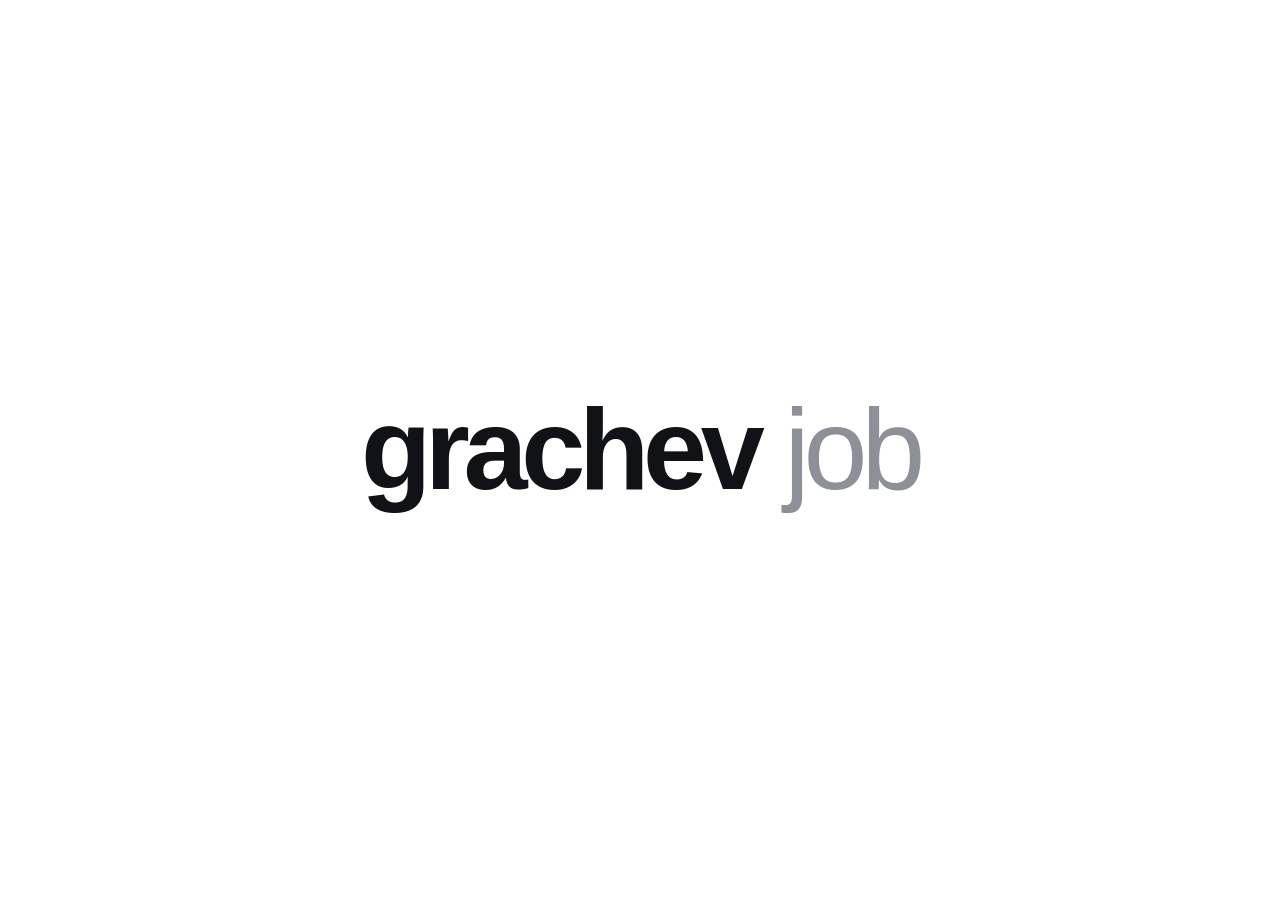
<file: index.html>
<!doctype html>
<html lang="ru">
<head>
  <meta charset="utf-8">
  <meta name="viewport" content="width=device-width, initial-scale=1">
  <title>Grachev Job</title>
  <style>
    * { box-sizing: border-box; }
    html, body { margin: 0; width: 100%; min-height: 100%; }
    body {
      min-height: 100vh;
      display: flex;
      align-items: center;
      justify-content: center;
      background: #fff;
      color: #111216;
      font-family: Roboto, Arial, sans-serif;
    }
    .logo {
      font-size: clamp(48px, 9vw, 140px);
      line-height: .9;
      font-weight: 700;
      letter-spacing: -0.055em;
      text-decoration: none;
      color: inherit;
    }
    .logo span { color: #8d9096; font-weight: 400; }
  </style>
</head>
<body>
  <div class="logo" aria-label="Grachev Job">grachev <span>job</span></div>
</body>
</html>
</file>
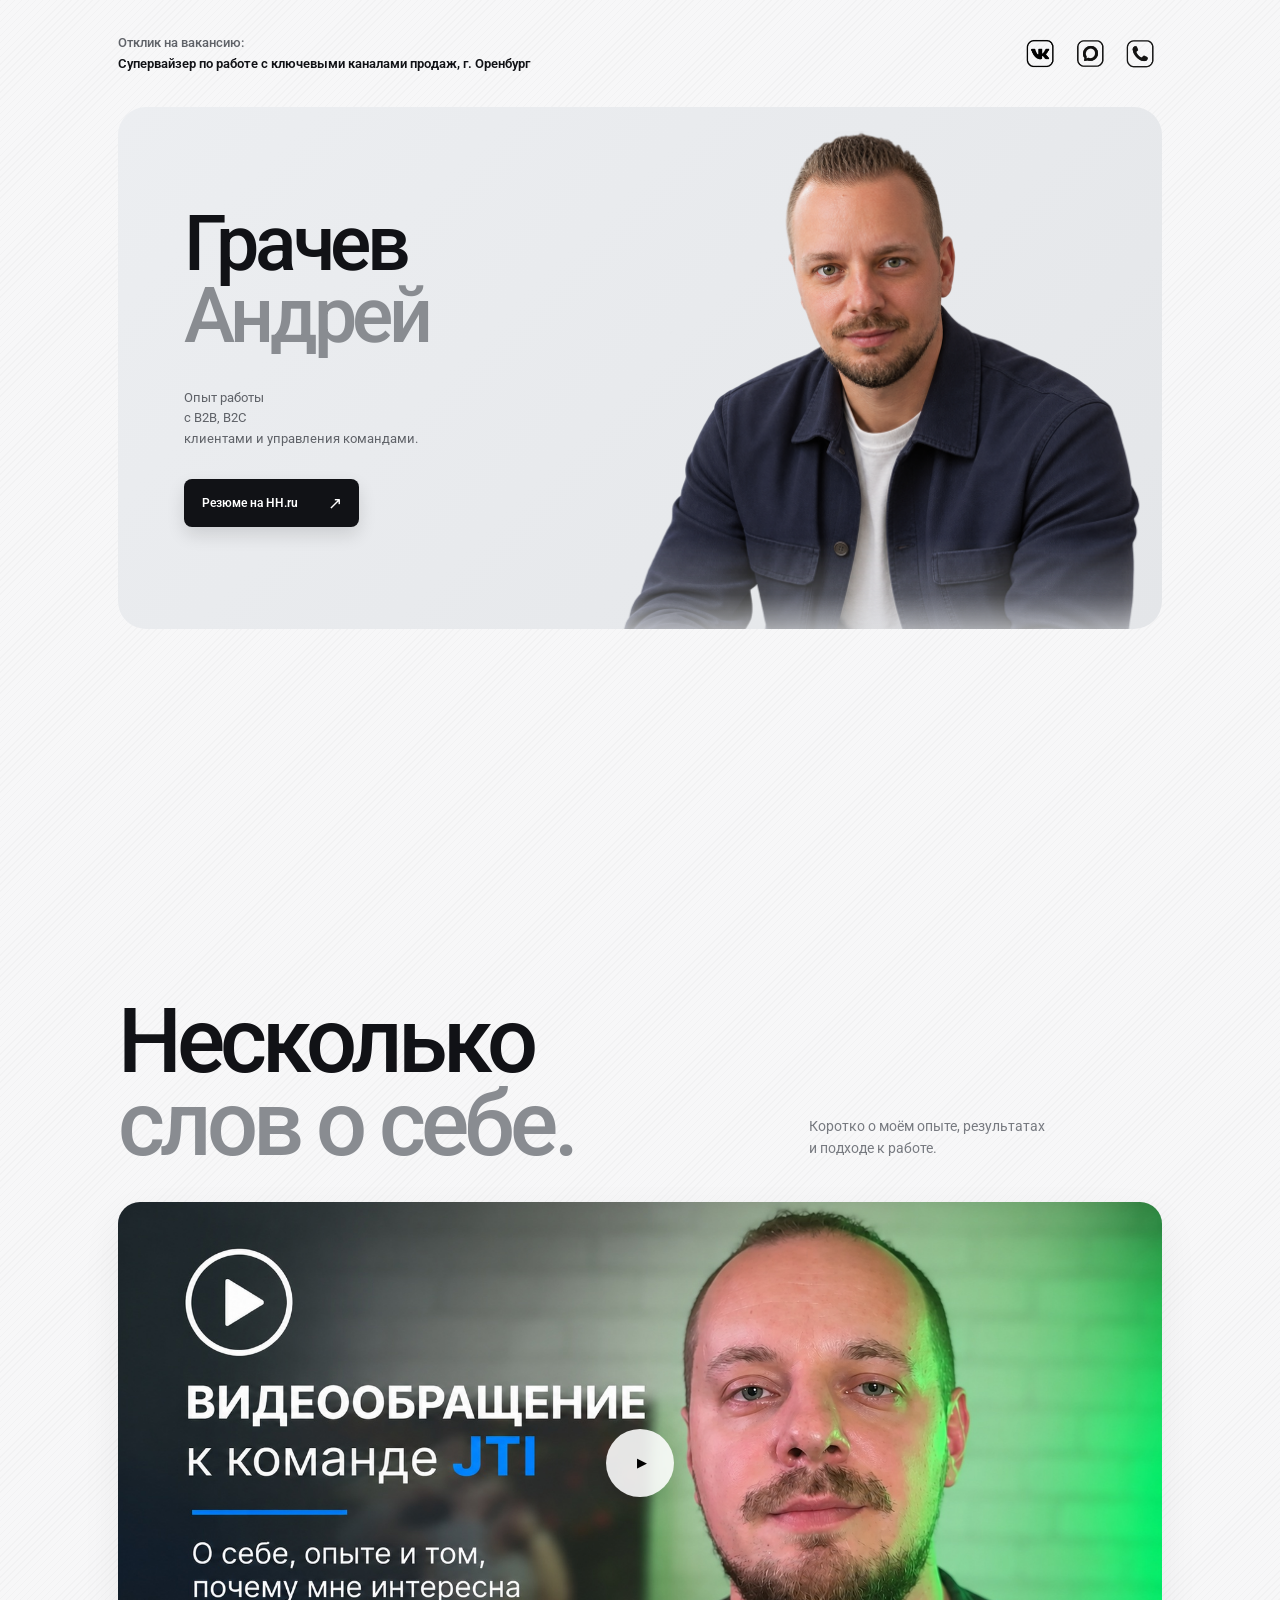
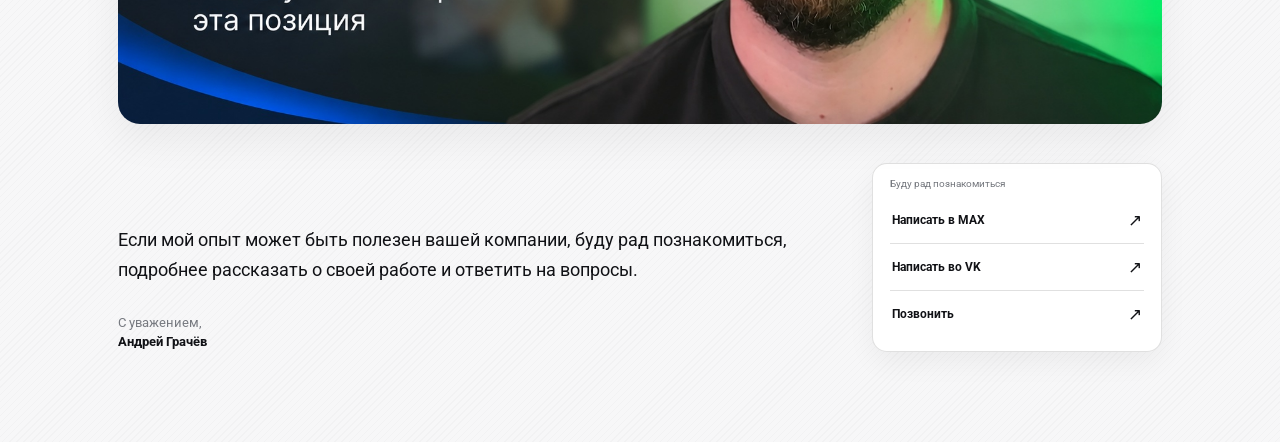
<file: jti1/index.html>
<!doctype html>
<html lang="ru">
<head>
  <meta charset="utf-8">
  <meta name="viewport" content="width=device-width, initial-scale=1">
  <title>Андрей Грачёв</title>
  <link rel="stylesheet" href="styles.css">
</head>
<body>

<section class="screen first-screen">
  <header class="topbar">
    <div class="vacancy-top">
      <span>Отклик на вакансию:</span>
      <strong>Супервайзер по работе с ключевыми каналами продаж, г. Оренбург</strong>
    </div>
    <div class="socials">
      <a href="https://vk.ru/grachev__andrey" target="_blank" aria-label="VK">
        <img src="vk-icon.png" alt="VK">
      </a>
      <a href="https://max.ru/u/f9LHodD0cOKhaKYeeEku22VMQUqY-cbV6zfyI8zsQdoumyhYDWwFr5TRq4E" target="_blank" rel="noopener" aria-label="MAX">
        <img src="max-icon.png" alt="MAX">
      </a>
      <a href="tel:+79228596099" aria-label="Телефон">
        <img src="phone-icon.png" alt="Телефон">
      </a>
    </div>
  </header>

  <div class="hero-card">
    <div class="hello">
      <h1>Грачев<br><span>Андрей</span></h1>

      <p class="intro">
        Опыт работы<br>
        с В2В, В2С<br>
        клиентами и управления командами.
      </p>

      <a class="resume" href="resume.pdf" target="_blank" rel="noopener">
        <span>Резюме на HH.ru</span>
        <b>↗</b>
      </a>
    </div>

    <div class="portrait">
      <img src="photo.png" alt="Андрей Грачёв"
           onerror="this.style.display='none'; document.querySelector('.photo-placeholder').style.display='flex';">
      <div class="photo-placeholder">ВАШЕ<br>ФОТО</div>
    </div>

    <div class="hero-note">
      <span class="note-arrow">↙</span>
      <p>Несколько слов<br>о моём опыте<br>и подходе к работе.</p>
    </div>
  </div>

  <a class="scroll" href="#about">
    <span>ЛИСТАЙТЕ НИЖЕ</span>
    <b>↓</b>
  </a>
</section>


<section class="screen second-screen" id="about">
  <div class="section-head">
    <div>
      <h2>Несколько<br><span>слов о себе.</span></h2>
    </div>
    <p>Коротко о моём опыте, результатах<br>и подходе к работе.</p>
  </div>

  <button class="video-card" type="button" aria-label="Открыть видеообращение">
    <img src="video-poster.jpg" alt="Видеообращение Андрея Грачева">
    <div class="video-placeholder">
      <div class="play">▶</div>
    </div>
  </button>

  <div class="video-modal" id="videoModal" aria-hidden="true">
    <div class="video-modal__backdrop" data-close-video></div>
    <div class="video-modal__dialog" role="dialog" aria-modal="true" aria-label="Видеообращение">
      <button class="video-modal__close" type="button" aria-label="Закрыть" data-close-video>×</button>
      <video id="popupVideo" controls playsinline preload="metadata" poster="video-poster.jpg">
        <source src="video.mp4" type="video/mp4">
      </video>
    </div>
  </div>

  <div class="bottom">
    <div class="message">
      <p>
        Если мой опыт может быть полезен вашей компании,
        буду рад познакомиться, подробнее рассказать о своей
        работе и ответить на вопросы.
      </p>
      <div class="signature">С уважением,<br><strong>Андрей Грачёв</strong></div>
    </div>

    <div class="contact-card">
      <div class="small">Буду рад познакомиться</div>
      <a href="https://max.ru/u/f9LHodD0cOKhaKYeeEku22VMQUqY-cbV6zfyI8zsQdoumyhYDWwFr5TRq4E" target="_blank" rel="noopener">Написать в MAX <b>↗</b></a>
      <a href="https://vk.ru/grachev__andrey" target="_blank">Написать во VK <b>↗</b></a>
      <a href="tel:+79228596099">Позвонить <b>↗</b></a>
    </div>
  </div>
</section>

<script src="script.js"></script>
</body>
</html>
</file>
<file: jti1/styles.css>
@import url('https://fonts.googleapis.com/css2?family=Roboto:wght@400;500;600;700&display=swap');

:root {
  --bg: #f7f7f8;
  --card: #e9ebee;
  --ink: #111216;
  --muted: #777a80;
  --white: #ffffff;
  --line: rgba(17,18,22,.13);
}

* { box-sizing: border-box; }

html { scroll-behavior: smooth; }

body {
  margin: 0;
  color: var(--ink);
  background:
    repeating-linear-gradient(
      135deg,
      rgba(0,0,0,.018) 0,
      rgba(0,0,0,.018) 1px,
      transparent 1px,
      transparent 5px
    ),
    var(--bg);
  font-family: "Roboto", Arial, sans-serif;
}

a { color: inherit; }

.screen {
  min-height: 100vh;
  padding: 32px 9.2vw 32px;
}

.topbar {
  width: min(1380px, 100%);
  margin: 0 auto 32px;
  display: flex;
  justify-content: space-between;
  align-items: center;
}

.brand {
  font-weight: 700;
  letter-spacing: -.03em;
  font-size: 17px;
}

.socials {
  display: flex;
  gap: 7px;
}

.socials a {
  width: 43px;
  height: 43px;
  display: flex;
  justify-content: center;
  align-items: center;
  text-decoration: none;
  transition: .2s ease;
}

.socials a img {
  width: 43px;
  height: 43px;
  display: block;
  object-fit: contain;
}

.socials a:hover {
  transform: translateY(-2px);
  opacity: .72;
}

.hero-card {
  width: min(1380px, 100%);
  min-height: calc(100vh - 130px);
  margin: 0 auto;
  padding: clamp(55px, 6.2vw, 95px);
  border-radius: 28px;
  background: linear-gradient(135deg, #eceef1, #e4e6e9);
  position: relative;
  overflow: visible;
  display: grid;
  grid-template-columns: 1fr .8fr;
  gap: 35px;
  align-items: center;
}

.hello { z-index: 2; }

.label {
  color: var(--muted);
  font-size: 10px;
  font-weight: 700;
  letter-spacing: .17em;
  text-transform: uppercase;
  margin-bottom: 18px;
}

h1, h2 {
  font-family: "Roboto", Arial, sans-serif;
  font-weight: 500;
  letter-spacing: -.055em;
  line-height: .93;
  margin: 0;
}

h1 {
  font-size: clamp(76px, 6vw, 104px);
}

h1 span, h2 span {
  color: #898c91;
}

.intro {
  margin: 36px 0 0;
  color: #5f6268;
  font-size: 15px;
  line-height: 1.55;
}

.resume {
  margin-top: 30px;
  display: inline-flex;
  align-items: center;
  gap: 30px;
  padding: 15px 18px;
  border-radius: 8px;
  background: var(--ink);
  color: white;
  text-decoration: none;
  font-size: 12px;
  font-weight: 600;
  box-shadow: 0 8px 18px rgba(0,0,0,.12);
  transition: .2s ease;
}

.resume:hover {
  transform: translateY(-2px);
}

.resume b {
  font-size: 17px;
  font-weight: 400;
}

.portrait {
  position: absolute;
  right: 1.5%;
  bottom: -1px;
  width: 59%;
  height: 112%;
  z-index: 1;
  pointer-events: none;
}

.portrait img {
  width: 100%;
  height: 100%;
  display: block;
  object-fit: contain;
  object-position: center bottom;
  mix-blend-mode: normal;
  -webkit-mask-image: linear-gradient(to bottom, #000 0%, #000 78%, rgba(0,0,0,.72) 89%, transparent 100%);
  mask-image: linear-gradient(to bottom, #000 0%, #000 78%, rgba(0,0,0,.72) 89%, transparent 100%);
}

.photo-placeholder {
  position: absolute;
  inset: 0;
  display: none;
  justify-content: center;
  align-items: center;
  text-align: center;
  color: #8b8e94;
  font-family: "Roboto", Arial, sans-serif;
  font-size: 42px;
  line-height: .9;
}

.hero-note {
  display: none;
  position: relative;
  z-index: 2;
  align-self: end;
  margin-bottom: 12%;
  color: #55585e;
  font-size: 12px;
  line-height: 1.55;
}

.hero-note p { margin: 0; }

.note-arrow {
  display: block;
  color: var(--ink);
  font-size: 34px;
  margin-bottom: 8px;
}

.scroll {
  display: none;
  width: min(1200px, 100%);
  margin: 12px auto 0;
  justify-content: flex-end;
  align-items: center;
  gap: 12px;
  text-decoration: none;
  color: #666970;
  font-size: 9px;
  letter-spacing: .15em;
  font-weight: 700;
}

.scroll b {
  font-size: 22px;
  color: var(--ink);
}


/* SECOND */

.second-screen {
  padding-top: 100px;
  padding-bottom: 90px;
}

.section-head,
.video-card,
.bottom {
  width: min(1200px, 100%);
  margin-left: auto;
  margin-right: auto;
}

.section-head {
  display: grid;
  grid-template-columns: 1fr .55fr;
  align-items: end;
  gap: 50px;
  margin-bottom: 35px;
}

h2 {
  font-size: clamp(58px, 7vw, 105px);
}

.section-head > p {
  margin: 0 0 7px;
  color: var(--muted);
  font-size: 14px;
  line-height: 1.6;
}

.video-card {
  height: min(58vh, 580px);
  min-height: 360px;
  border-radius: 22px;
  background: #e5e6e8;
  overflow: hidden;
  position: relative;
  box-shadow: 0 15px 40px rgba(0,0,0,.06);
}

.video-card video {
  width: 100%;
  height: 100%;
  object-fit: cover;
}

.video-placeholder {
  position: absolute;
  inset: 0;
  display: grid;
  place-items: center;
  pointer-events: none;
}

.play {
  width: 68px;
  height: 68px;
  display: grid;
  place-items: center;
  padding-left: 4px;
  border-radius: 50%;
  background: rgba(255,255,255,.88);
  box-shadow: 0 8px 24px rgba(0,0,0,.1);
}

.bottom {
  margin-top: 35px;
  display: grid;
  grid-template-columns: 1fr 290px;
  gap: 70px;
  align-items: end;
}

.message > p {
  max-width: 720px;
  margin: 0;
  font-size: 18px;
  line-height: 1.65;
}

.signature {
  margin-top: 28px;
  color: var(--muted);
  font-size: 13px;
  line-height: 1.5;
}

.signature strong {
  color: var(--ink);
}

.contact-card {
  background: white;
  border: 1px solid var(--line);
  border-radius: 15px;
  padding: 14px 17px;
  box-shadow: 0 10px 28px rgba(0,0,0,.05);
}

.contact-card .small {
  color: var(--muted);
  font-size: 10px;
  margin-bottom: 8px;
}

.contact-card a {
  display: flex;
  justify-content: space-between;
  align-items: center;
  padding: 13px 2px;
  text-decoration: none;
  font-size: 12px;
  font-weight: 700;
}

.contact-card a + a {
  border-top: 1px solid var(--line);
}

.contact-card b {
  font-size: 17px;
  font-weight: 400;
}


/* MOBILE */

@media (max-width: 850px) {
  .screen {
    padding-left: 20px;
    padding-right: 20px;
  }

  .hero-card {
    padding: 42px 30px;
    grid-template-columns: 1fr;
    gap: 35px;
  }

  .portrait {
    height: 62%;
    width: 88%;
    right: -2%;
    bottom: -1px;
    margin: 0;
  }

  .hero-note {
  display: none;
    margin: 0;
  }

  .section-head {
    grid-template-columns: 1fr;
    gap: 20px;
  }

  .bottom {
    grid-template-columns: 1fr;
    gap: 35px;
  }

  .contact-card {
    max-width: 320px;
  }
}

@media (max-width: 520px) {
  .topbar {
    margin-bottom: 15px;
  }

  .brand {
    font-size: 14px;
  }

  .socials a,
  .socials a img {
    width: 38px;
    height: 38px;
  }

  .hero-card {
    min-height: auto;
    border-radius: 20px;
    padding: 38px 22px;
  }

  h1 {
    font-size: 55px;
  }

  h2 {
    font-size: 53px;
  }

  .portrait {
    height: 420px;
  }

  .video-card {
    min-height: 230px;
    height: auto;
    aspect-ratio: 16 / 9;
    border-radius: 16px;
  }

  .message > p {
    font-size: 16px;
  }
}

/* VACANCY IN TOP LEFT */
.vacancy-top {
  max-width: 620px;
  color: #5f6268;
  font-size: 13px;
  line-height: 1.45;
  font-weight: 500;
}

.vacancy-top span {
  display: block;
  margin-bottom: 2px;
}

.vacancy-top strong {
  display: block;
  color: #111216;
  font-weight: 600;
}

/* STABLE HERO PORTRAIT: size follows the hero card, not the browser height */
@media (min-width: 901px) {
  .portrait {
    right: 0;
    bottom: -1px;
    width: 55%;
    height: 115%;
  }
}

/* VIDEO POPUP */
.video-card {
  border: 0;
  padding: 0;
  cursor: pointer;
  text-align: left;
}

.video-card > img {
  width: 100%;
  height: 100%;
  display: block;
  object-fit: cover;
}

.video-modal {
  position: fixed;
  inset: 0;
  z-index: 1000;
  display: none;
  align-items: center;
  justify-content: center;
  padding: 30px;
}

.video-modal.is-open {
  display: flex;
}

.video-modal__backdrop {
  position: absolute;
  inset: 0;
  background: rgba(0, 0, 0, .78);
  backdrop-filter: blur(5px);
}

.video-modal__dialog {
  position: relative;
  z-index: 1;
  width: min(1100px, 92vw);
  max-height: 90vh;
  border-radius: 16px;
  overflow: hidden;
  background: #000;
  box-shadow: 0 24px 80px rgba(0,0,0,.35);
}

.video-modal__dialog video {
  display: block;
  width: 100%;
  height: auto;
  max-height: 90vh;
  background: #000;
}

.video-modal__close {
  position: absolute;
  top: 10px;
  right: 10px;
  z-index: 2;
  width: 38px;
  height: 38px;
  border: 0;
  border-radius: 50%;
  background: rgba(255,255,255,.9);
  color: #111216;
  font-size: 28px;
  line-height: 1;
  cursor: pointer;
}

body.modal-open {
  overflow: hidden;
}

@media (max-width: 850px) {
  .vacancy-top {
    max-width: calc(100vw - 120px);
    font-size: 11px;
  }
}

/* FINAL RESPONSIVE PORTRAIT SCALE */
@media (min-width: 901px) {
  .hero-card {
    overflow: visible;
  }

  .portrait {
    right: -1.5%;
    bottom: -1px;
    width: 68%;
    height: 125%;
  }
}

@media (min-width: 901px) and (max-width: 1200px) {
  .portrait {
    width: 72%;
    height: 128%;
    right: -2%;
  }
}

@media (max-width: 850px) {
  .hero-card {
    overflow: visible;
  }

  .portrait {
    width: 100%;
    height: 72%;
    right: -4%;
    bottom: -1px;
  }
}

@media (max-width: 520px) {
  .portrait {
    width: 108%;
    height: 430px;
    right: -7%;
    bottom: -1px;
  }
}

/* RESPONSIVE HERO — fixed composition across desktop widths */
@media (min-width: 851px) {
  .hero-card {
    min-height: 0;
    height: auto;
    aspect-ratio: 2 / 1;
    overflow: hidden;
    padding: clamp(48px, 5.2vw, 78px);
    grid-template-columns: 48% 52%;
    gap: 0;
  }

  .hello {
    align-self: center;
    max-width: 100%;
    position: relative;
    z-index: 3;
  }

  h1 {
    font-size: clamp(58px, 6vw, 104px);
  }

  .intro {
    font-size: clamp(13px, 1.05vw, 17px);
    line-height: 1.5;
    max-width: 520px;
  }

  .resume {
    font-size: clamp(11px, .9vw, 14px);
    padding: clamp(13px, 1.1vw, 17px) clamp(16px, 1.35vw, 21px);
  }

  .portrait {
    position: absolute;
    z-index: 2;
    right: 0;
    bottom: 0;
    width: 56%;
    height: 100%;
    margin: 0;
    display: flex;
    align-items: flex-end;
    justify-content: flex-end;
    pointer-events: none;
  }

  .portrait img {
    width: auto;
    height: 100%;
    max-width: 100%;
    object-fit: contain;
    object-position: right bottom;
  }
}

@media (min-width: 851px) and (max-width: 1100px) {
  .screen {
    padding-left: 5vw;
    padding-right: 5vw;
  }

  .topbar {
    margin-bottom: 22px;
  }

  .vacancy-top {
    max-width: 58%;
    font-size: 11px;
  }

  .socials a,
  .socials a img {
    width: 38px;
    height: 38px;
  }

  .hero-card {
    padding: 42px 46px;
  }

  h1 {
    font-size: clamp(52px, 6vw, 72px);
  }

  .intro {
    font-size: 13px;
  }

  .resume {
    font-size: 11px;
  }
}

/* Mobile: keep the same visual logic while preventing text/photo collisions */
@media (max-width: 850px) {
  .screen {
    padding: 22px 20px;
  }

  .topbar {
    margin-bottom: 18px;
    align-items: flex-start;
  }

  .vacancy-top {
    max-width: calc(100% - 125px);
    font-size: 11px;
    line-height: 1.35;
  }

  .socials {
    flex-shrink: 0;
    gap: 5px;
  }

  .socials a,
  .socials a img {
    width: 36px;
    height: 36px;
  }

  .hero-card {
    min-height: 0;
    height: auto;
    aspect-ratio: 1.15 / 1;
    padding: 34px 24px;
    display: block;
    overflow: hidden;
  }

  .hello {
    position: relative;
    z-index: 4;
    width: 56%;
    max-width: 360px;
  }

  h1 {
    font-size: clamp(46px, 8vw, 64px);
  }

  .intro {
    margin-top: 24px;
    font-size: clamp(12px, 2.1vw, 15px);
    line-height: 1.45;
    max-width: 100%;
  }

  .resume {
    margin-top: 22px;
    font-size: 11px;
    gap: 20px;
    padding: 13px 15px;
  }

  .portrait {
    position: absolute;
    z-index: 2;
    right: -1%;
    bottom: 0;
    width: 58%;
    height: 100%;
    display: flex;
    align-items: flex-end;
    justify-content: flex-end;
    overflow: hidden;
  }

  .portrait img {
    width: auto;
    height: 100%;
    max-width: 100%;
    object-fit: contain;
    object-position: right bottom;
  }
}

@media (max-width: 520px) {
  .screen {
    padding-left: 14px;
    padding-right: 14px;
  }

  .topbar {
    margin-bottom: 12px;
  }

  .vacancy-top {
    max-width: calc(100% - 112px);
    font-size: 9px;
  }

  .socials a,
  .socials a img {
    width: 32px;
    height: 32px;
  }

  .hero-card {
    aspect-ratio: 1 / 1.08;
    padding: 28px 18px;
    border-radius: 20px;
  }

  .hello {
    width: 57%;
  }

  h1 {
    font-size: clamp(40px, 11vw, 54px);
  }

  .intro {
    margin-top: 20px;
    font-size: 11px;
  }

  .resume {
    margin-top: 18px;
    font-size: 10px;
    padding: 11px 12px;
  }

  .portrait {
    width: 59%;
    right: -2%;
  }
}

/* FINAL MOBILE HERO COMPOSITION — keep the same proportions as desktop */
@media (max-width: 850px) {
  .hero-card {
    aspect-ratio: 2 / 1;
    min-height: 0;
    height: auto;
    padding: 34px 30px;
    overflow: hidden;
  }

  .hello {
    width: 50%;
    max-width: 360px;
  }

  .portrait {
    right: 0;
    bottom: 0;
    width: 58%;
    height: auto;
    aspect-ratio: auto;
    display: block;
    overflow: visible;
  }

  .portrait img {
    width: 100%;
    height: auto;
    max-width: none;
    display: block;
    object-fit: contain;
    object-position: right bottom;
  }
}

@media (max-width: 520px) {
  .hero-card {
    aspect-ratio: 2 / 1;
    padding: 25px 18px;
  }

  .hello {
    width: 50%;
  }

  h1 {
    font-size: clamp(38px, 9.5vw, 52px);
  }

  .intro {
    margin-top: 18px;
    font-size: clamp(10px, 2.4vw, 12px);
    line-height: 1.4;
  }

  .resume {
    margin-top: 16px;
    font-size: 10px;
    padding: 10px 12px;
  }

  .portrait {
    width: 60%;
    right: 0;
    bottom: 0;
  }
}

/* FINAL PHOTO POSITION — keep the established composition, add a small top safety margin */
.portrait img {
  transform: translateY(4.5%);
}

/* FINAL MOBILE FIX — only mobile first block and spacing between blocks */
@media (max-width: 850px) {
  /* The first screen must not occupy the full viewport height on phones. */
  .first-screen {
    min-height: auto;
    padding-top: 22px;
    padding-bottom: 0;
  }

  /* Keep the established two-part desktop composition, but make it compact on phones. */
  .hero-card {
    width: 100%;
    height: 500px;
    min-height: 0;
    aspect-ratio: auto;
    padding: 34px 24px;
    border-radius: 22px;
    display: block;
    position: relative;
    overflow: hidden;
  }

  .hello {
    position: relative;
    z-index: 5;
    width: 50%;
    max-width: 50%;
  }

  h1 {
    font-size: clamp(44px, 12vw, 58px);
    line-height: .91;
  }

  .intro {
    margin-top: 28px;
    font-size: clamp(11px, 3.1vw, 14px);
    line-height: 1.45;
    max-width: 100%;
  }

  .resume {
    margin-top: 24px;
    font-size: 11px;
    gap: 18px;
    padding: 13px 14px;
    white-space: nowrap;
  }

  .portrait {
    position: absolute;
    z-index: 2;
    right: -3%;
    bottom: 0;
    width: 61%;
    height: 100%;
    display: block;
    overflow: hidden;
  }

  .portrait img {
    width: 100%;
    height: 100%;
    max-width: none;
    display: block;
    object-fit: contain;
    object-position: right bottom;
    transform: none;
  }

  /* The second block starts shortly after the first one. */
  .second-screen {
    min-height: auto;
    padding-top: 34px;
  }
}

@media (max-width: 520px) {
  .first-screen {
    padding-left: 14px;
    padding-right: 14px;
  }

  .topbar {
    margin-bottom: 12px;
  }

  .vacancy-top {
    max-width: calc(100% - 112px);
    font-size: 9px;
  }

  .socials {
    gap: 4px;
  }

  .socials a,
  .socials a img {
    width: 32px;
    height: 32px;
  }

  .hero-card {
    height: 500px;
    padding: 31px 18px;
    border-radius: 20px;
  }

  .hello {
    width: 49%;
    max-width: 49%;
  }

  h1 {
    font-size: clamp(40px, 11vw, 52px);
  }

  .intro {
    margin-top: 25px;
    font-size: 11px;
  }

  .resume {
    margin-top: 20px;
    font-size: 10px;
    padding: 11px 12px;
  }

  .portrait {
    width: 61%;
    right: -2%;
  }

  .second-screen {
    padding-top: 30px;
  }
}


/* MOBILE HERO V5 — only mobile layout: larger portrait, raised, fills bottom */
@media (max-width: 850px) {
  .hero-card {
    background: #e4e6e9 !important;
    height: 450px;
    min-height: 0;
    overflow: hidden;
  }

  /* The portrait is intentionally oversized: its bottom stays at the card edge,
     while the larger image rises into the upper-right area. */
  .portrait {
    width: 105%;
    height: 150%;
    right: -9%;
    bottom: 0;
    z-index: 1;
  }

  .portrait img {
    width: 100%;
    height: 100%;
    object-fit: contain;
    object-position: right bottom;
  }

  /* Text and button stay above the photo if the enlarged portrait reaches them. */
  .hello {
    position: relative;
    z-index: 3;
  }

  .resume {
    position: relative;
    z-index: 4;
  }
}

@media (max-width: 520px) {
  .hero-card {
    height: 450px;
    background: #e4e6e9 !important;
  }

  .portrait {
    width: 105%;
    height: 150%;
    right: -9%;
    bottom: 0;
  }
}

/* FINAL MOBILE CROSS-BROWSER HERO — width-driven portrait, no viewport-height dependence */
@media (max-width: 850px) {
  .first-screen {
    min-height: auto;
    padding-bottom: 0;
  }

  .hero-card {
    height: 450px;
    min-height: 0;
    max-height: none;
    aspect-ratio: auto;
    overflow: hidden;
    position: relative;
    background: #e4e6e9 !important;
  }

  .hello {
    position: relative;
    z-index: 5;
  }

  .portrait {
    position: absolute;
    z-index: 2;
    right: -20%;
    bottom: 0;
    width: 108%;
    height: auto;
    margin: 0;
    display: block;
    overflow: visible;
  }

  .portrait img {
    display: block;
    width: 100%;
    height: auto;
    max-width: none;
    object-fit: contain;
    object-position: right bottom;
    transform: none;
  }

  .resume {
    position: relative;
    z-index: 6;
  }

  .second-screen {
    min-height: auto;
    padding-top: 30px;
  }
}

@media (max-width: 520px) {
  .hero-card {
    height: 450px;
  }

  .portrait {
    right: -20%;
    width: 108%;
    bottom: 0;
  }
}
</file>
